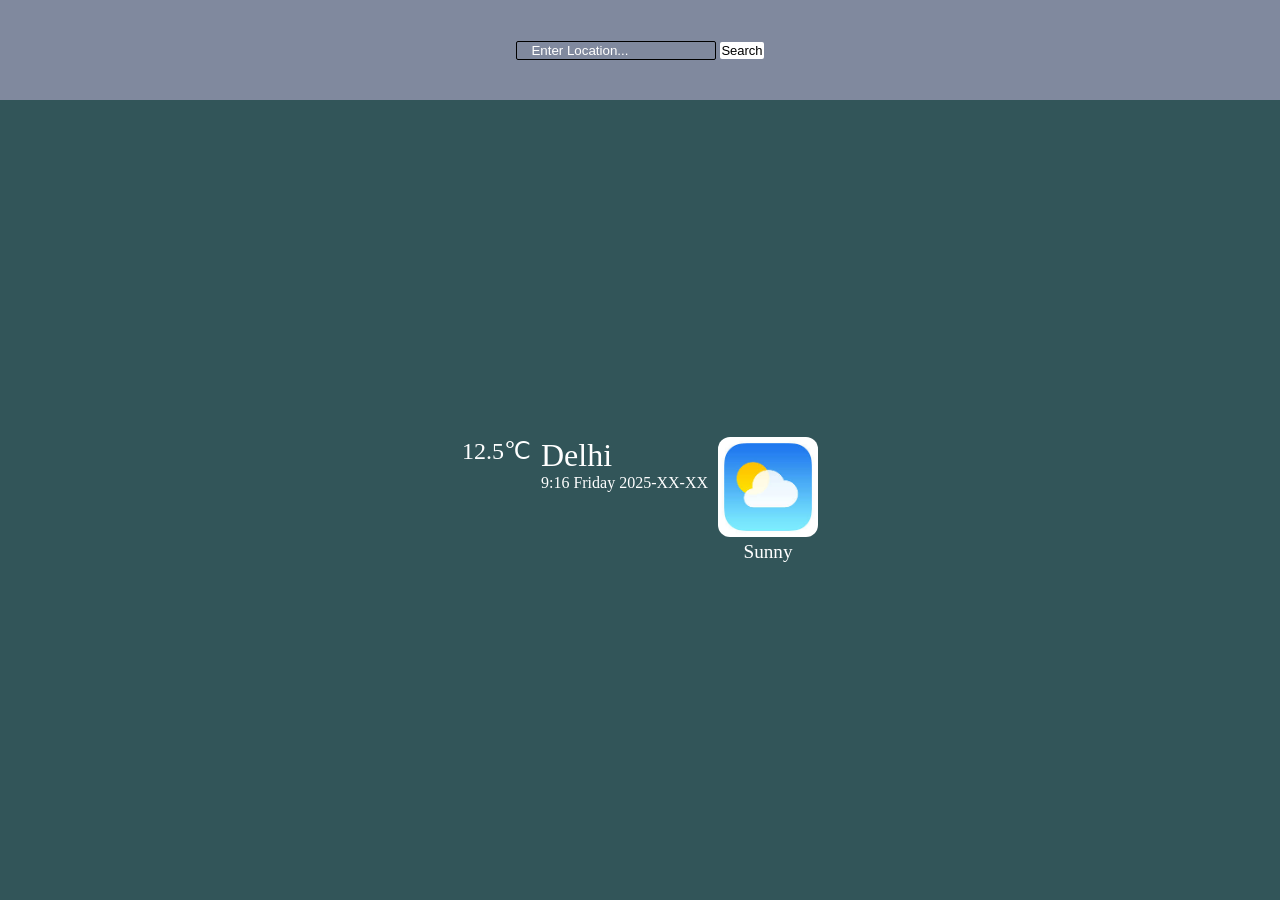
<file: index.html>
<!DOCTYPE html>
<html lang="en">

<head>
    <meta charset="UTF-8">
    <meta name="viewport" content="width=device-width, initial-scale=1.0">
    <title>Document</title>
    <link rel="stylesheet" href="./style.css">
</head>

<body>

    <header>
        <div class="input-container">
            <input type="text" placeholder="Enter Location..." class="Search-Bar">
            <button class="btn">Search</button>
        </div>
    </header>
    <main>
        <div class="weather">
            <div class="temp">12.5℃</div>
            <div>
                <div class="city">
                    Delhi
                </div>
                <div class="date-time">
                    <span class="time">9:16</span>
                    <span class="day">Friday</span>
                    <span class="date">2025-XX-XX</span>
                </div>
            </div>
            <div class="weather-status">
                <div class="icon">
                    <img src="./download.jpg" alt="" class="weather-image">
                </div>
                <div class="weather-condition">Sunny</div>
            </div>
        </div>
    </main>
    <script src="./script.js"></script>
</body>

</html>
</file>
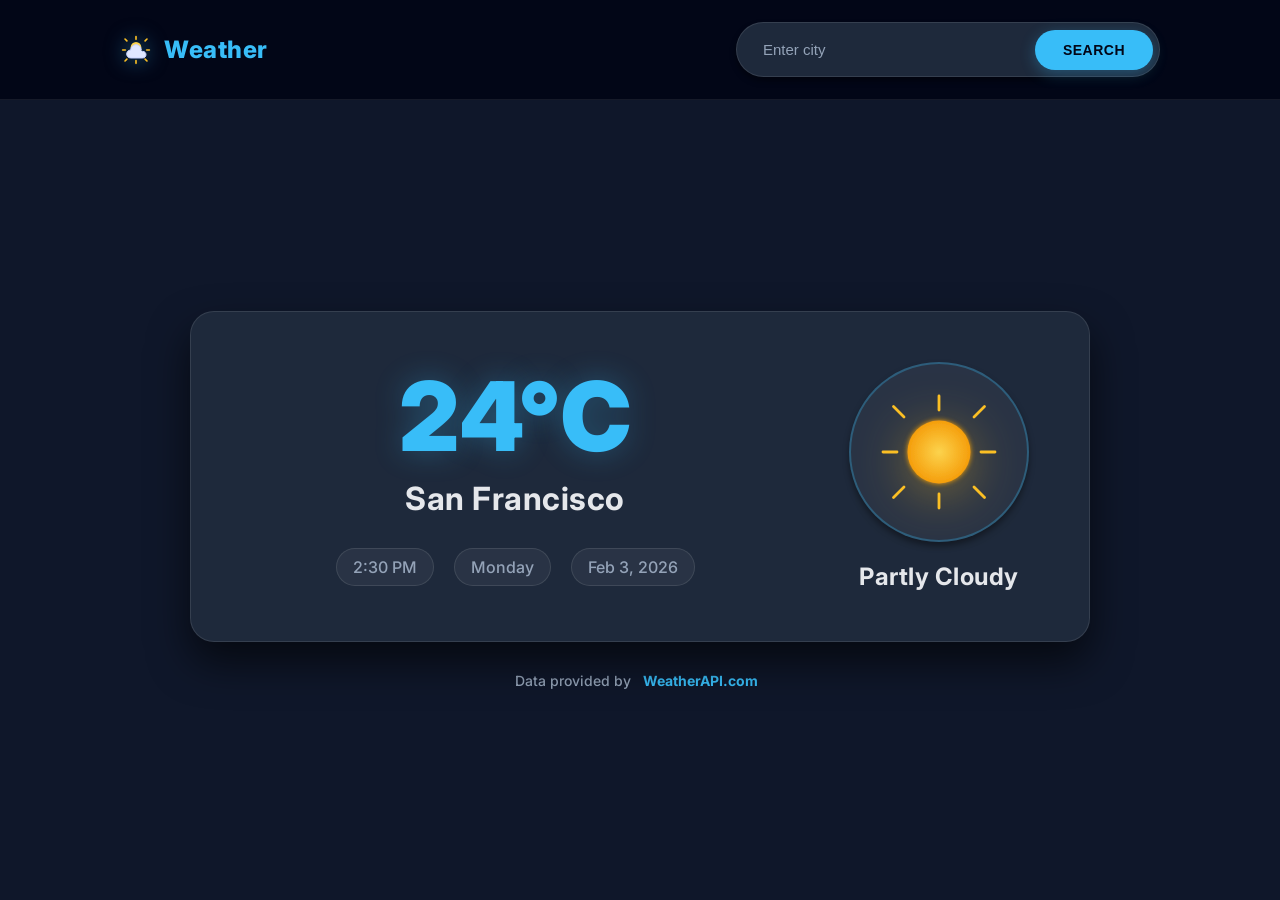
<file: Weather App/index.html>
<!DOCTYPE html>
<html lang="en">

<head>
    <meta charset="UTF-8" />
    <meta name="viewport" content="width=device-width, initial-scale=1.0" />
    <title>Weather — Live</title>

    <!-- Google font -->
    <link href="https://fonts.googleapis.com/css2?family=Inter:wght@300;400;600;800&display=swap" rel="stylesheet">

    <link rel="stylesheet" href="./style.css">
</head>

<body>
    <header>
        <div class="container">
            <div class="brand">
                <!-- Modern Weather Logo: Sun behind Cloud -->
                <svg width="32" height="32" viewBox="0 0 48 48" fill="none" xmlns="http://www.w3.org/2000/svg">
                    <!-- Sun rays -->
                    <g class="logo-sun-rays">
                        <path d="M24 8V4" stroke="#FBBF24" stroke-width="2.5" stroke-linecap="round" />
                        <path d="M24 44V40" stroke="#FBBF24" stroke-width="2.5" stroke-linecap="round" />
                        <path d="M40 24H44" stroke="#FBBF24" stroke-width="2.5" stroke-linecap="round" />
                        <path d="M4 24H8" stroke="#FBBF24" stroke-width="2.5" stroke-linecap="round" />
                        <path d="M37.66 10.34L40.48 7.52" stroke="#FBBF24" stroke-width="2.5" stroke-linecap="round" />
                        <path d="M7.52 40.48L10.34 37.66" stroke="#FBBF24" stroke-width="2.5" stroke-linecap="round" />
                        <path d="M37.66 37.66L40.48 40.48" stroke="#FBBF24" stroke-width="2.5" stroke-linecap="round" />
                        <path d="M7.52 7.52L10.34 10.34" stroke="#FBBF24" stroke-width="2.5" stroke-linecap="round" />
                    </g>
                    <!-- Sun circle -->
                    <circle cx="24" cy="20" r="8" fill="#FCD34D" />
                    <!-- Cloud -->
                    <path
                        d="M34 26C34 26 34 26 34 26C36.7614 26 39 28.2386 39 31C39 33.7614 36.7614 36 34 36H16C12.6863 36 10 33.3137 10 30C10 26.6863 12.6863 24 16 24C16 24 16 24 16 24C16 19.5817 19.5817 16 24 16C28.4183 16 32 19.5817 32 24C32 24.3453 31.9827 24.6863 31.9489 25.0223C32.6149 25.3375 33.2011 25.7678 33.6841 26.2891C33.7921 26.1949 33.8929 26.0955 34 26Z"
                        fill="#E0E7FF" />
                    <path
                        d="M34 26C34 26 34 26 34 26C36.7614 26 39 28.2386 39 31C39 33.7614 36.7614 36 34 36H16C12.6863 36 10 33.3137 10 30C10 26.6863 12.6863 24 16 24C16 24 16 24 16 24C16 19.5817 19.5817 16 24 16C28.4183 16 32 19.5817 32 24"
                        stroke="#C7D2FE" stroke-width="1.5" stroke-linecap="round" />
                </svg>
                <span class="title">Weather</span>
            </div>

            <div class="input-container">
                <input type="text" placeholder="Enter city" class="Search-Bar" />
                <button class="btn">Search</button>
            </div>
        </div>
    </header>

    <main>
        <!-- Error notification -->
        <div id="error-notification" class="error-notification hidden">
            <svg width="24" height="24" viewBox="0 0 24 24" fill="none" xmlns="http://www.w3.org/2000/svg">
                <circle cx="12" cy="12" r="10" stroke="#EF4444" stroke-width="2" />
                <path d="M12 8V12" stroke="#EF4444" stroke-width="2" stroke-linecap="round" />
                <circle cx="12" cy="16" r="1" fill="#EF4444" />
            </svg>
            <div class="error-content">
                <div class="error-title">Location Not Found</div>
                <div class="error-message">Please enter a valid city name or location.</div>
            </div>
            <button class="error-close"
                onclick="document.getElementById('error-notification').classList.add('hidden')">×</button>
        </div>

        <section class="card">
            <div class="left">
                <div id="temp" class="temperature">24°C</div>
                <div id="city" class="city">San Francisco</div>

                <div class="meta">
                    <span id="time">2:30 PM</span>
                    <span id="day">Monday</span>
                    <span id="date">Feb 3, 2026</span>
                </div>
            </div>

            <div class="right">
                <div class="icon-wrap">
                    <!-- Animated SVG Sun Icon -->
                    <svg class="weather-icon" viewBox="0 0 200 200" xmlns="http://www.w3.org/2000/svg">
                        <!-- Sun rays (outer) -->
                        <g class="sun-rays">
                            <line x1="100" y1="20" x2="100" y2="40" stroke="#FBBF24" stroke-width="4"
                                stroke-linecap="round" />
                            <line x1="100" y1="160" x2="100" y2="180" stroke="#FBBF24" stroke-width="4"
                                stroke-linecap="round" />
                            <line x1="20" y1="100" x2="40" y2="100" stroke="#FBBF24" stroke-width="4"
                                stroke-linecap="round" />
                            <line x1="160" y1="100" x2="180" y2="100" stroke="#FBBF24" stroke-width="4"
                                stroke-linecap="round" />
                            <line x1="35" y1="35" x2="50" y2="50" stroke="#FBBF24" stroke-width="4"
                                stroke-linecap="round" />
                            <line x1="150" y1="150" x2="165" y2="165" stroke="#FBBF24" stroke-width="4"
                                stroke-linecap="round" />
                            <line x1="165" y1="35" x2="150" y2="50" stroke="#FBBF24" stroke-width="4"
                                stroke-linecap="round" />
                            <line x1="50" y1="150" x2="35" y2="165" stroke="#FBBF24" stroke-width="4"
                                stroke-linecap="round" />
                        </g>

                        <!-- Sun circle with gradient -->
                        <defs>
                            <radialGradient id="sunGradient" cx="50%" cy="50%">
                                <stop offset="0%" style="stop-color:#FCD34D;stop-opacity:1" />
                                <stop offset="100%" style="stop-color:#F59E0B;stop-opacity:1" />
                            </radialGradient>
                            <filter id="glow">
                                <feGaussianBlur stdDeviation="4" result="coloredBlur" />
                                <feMerge>
                                    <feMergeNode in="coloredBlur" />
                                    <feMergeNode in="SourceGraphic" />
                                </feMerge>
                            </filter>
                        </defs>

                        <circle cx="100" cy="100" r="45" fill="url(#sunGradient)" filter="url(#glow)" />
                    </svg>
                </div>
                <div id="weather-condition" class="condition">Partly Cloudy</div>
            </div>
        </section>

        <div class="attribution">
            Data provided by <a href="https://www.weatherapi.com/" target="_blank" rel="noopener">WeatherAPI.com</a>
        </div>
    </main>

    <script src="./script.js"></script>
</body>

</html>
</file>
<file: style.css>
*{
    box-sizing: border-box;
}
body{
    padding: 0;
    margin:0;
}

header{
    display: flex;
    background-color:#80899e;
    height: 100px;
    align-items: center;
    justify-content: center;
    align-items: center;
}
main{
    display: flex;
    justify-content: center;
    align-items: center;
    background-color: #325559;
    height: calc(100vh - 100px);
    color: white;
}

.weather{
    display: flex;
    gap: 10px;
} 
.weather-image{
    border-radius: 12px;
    height:100px
}

.city{
    font-size: xx-large;
}
.temp{
    font-size: 24px;
}
.weather-condition{
    text-align: center;
    font-size: larger;
}

.btn{
    background-color: white;
    padding: 1px;
    border: none;
    border-radius: 2px;
    font-size: small;
}

.Search-Bar{
    background-color: #80899e;
    border: 1px solid black;
    border-radius: 2px;
    color: white;
    width: 200px;
} 
.Search-Bar::placeholder{
    color: white;
    padding: 12px;
}
</file>
<file: Weather App/style.css>
:root {
    /* Professional Dark Theme Color Palette */
    --bg-main: #0F172A;
    --bg-header: #020617;
    --bg-card: #1E293B;
    --text-primary: #E5E7EB;
    --text-secondary: #94A3B8;
    --accent-primary: #38BDF8;
    --accent-hover: #0EA5E9;

    /* Shadows */
    --shadow-sm: 0 1px 3px rgba(0, 0, 0, 0.3);
    --shadow-md: 0 4px 6px rgba(0, 0, 0, 0.4);
    --shadow-lg: 0 10px 25px rgba(0, 0, 0, 0.5);
    --shadow-xl: 0 20px 40px rgba(0, 0, 0, 0.6);

    font-family: "Inter", system-ui, -apple-system, "Segoe UI", Roboto, "Helvetica Neue", Arial;
}

* {
    box-sizing: border-box;
    margin: 0;
    padding: 0;
}

html,
body {
    height: 100%;
    margin: 0;
    overflow-x: hidden;
}

body {
    background: var(--bg-main);
    -webkit-font-smoothing: antialiased;
    -moz-osx-font-smoothing: grayscale;
    color: var(--text-primary);
    position: relative;
}

/* Header */
header {
    height: 100px;
    display: flex;
    align-items: center;
    justify-content: center;
    background: var(--bg-header);
    border-bottom: 1px solid rgba(255, 255, 255, 0.08);
    position: relative;
    z-index: 10;
}

header .container {
    width: 100%;
    max-width: 1100px;
    margin: 0 auto;
    display: flex;
    justify-content: space-between;
    align-items: center;
    padding: 0 30px;
}

.brand {
    display: flex;
    gap: 12px;
    align-items: center;
    color: var(--accent-primary);
    font-weight: 800;
    letter-spacing: 0.5px;
    font-size: 24px;
    transition: transform 0.3s ease;
}

.brand:hover {
    transform: scale(1.05);
}

.brand svg {
    filter: drop-shadow(0 0 10px rgba(56, 189, 248, 0.5));
}

.brand .title {
    font-size: 24px;
    color: var(--accent-primary);
}

/* Input Container */
.input-container {
    display: flex;
    gap: 12px;
    align-items: center;
    background: var(--bg-card);
    padding: 6px;
    border-radius: 50px;
    box-shadow: var(--shadow-md);
    border: 1px solid rgba(255, 255, 255, 0.1);
    transition: all 0.3s ease;
}

.input-container:hover {
    transform: translateY(-2px);
    box-shadow: var(--shadow-lg);
    border-color: rgba(56, 189, 248, 0.3);
}

.Search-Bar {
    background: transparent;
    border: none;
    outline: none;
    color: var(--text-primary);
    padding: 12px 20px;
    width: 280px;
    font-size: 15px;
    border-radius: 50px;
    font-weight: 500;
}

.Search-Bar::placeholder {
    color: var(--text-secondary);
}

/* Button */
.btn {
    background: var(--accent-primary);
    color: var(--bg-header);
    padding: 12px 28px;
    border-radius: 50px;
    border: none;
    font-weight: 700;
    cursor: pointer;
    box-shadow: 0 4px 15px rgba(56, 189, 248, 0.3);
    transition: all 0.3s ease;
    text-transform: uppercase;
    letter-spacing: 0.5px;
    font-size: 14px;
}

.btn:hover {
    background: var(--accent-hover);
    transform: translateY(-2px);
    box-shadow: 0 6px 25px rgba(56, 189, 248, 0.5);
}

.btn:active {
    transform: translateY(0px) scale(0.98);
}

/* Main Section */
main {
    min-height: calc(100vh - 100px);
    display: flex;
    flex-direction: column;
    align-items: center;
    justify-content: center;
    padding: 60px 20px;
    position: relative;
    z-index: 1;
}

/* Error Notification */
.error-notification {
    position: fixed;
    top: 120px;
    left: 50%;
    transform: translateX(-50%) translateY(-20px);
    background: linear-gradient(135deg, rgba(239, 68, 68, 0.95), rgba(220, 38, 38, 0.95));
    backdrop-filter: blur(10px);
    border: 1px solid rgba(239, 68, 68, 0.3);
    border-radius: 16px;
    padding: 20px 24px;
    display: flex;
    align-items: center;
    gap: 16px;
    box-shadow: 0 10px 40px rgba(239, 68, 68, 0.4), 0 0 0 1px rgba(255, 255, 255, 0.1);
    z-index: 1000;
    max-width: 500px;
    animation: slideDown 0.4s ease-out forwards;
    transition: all 0.3s ease;
}

.error-notification:hover {
    transform: translateX(-50%) translateY(-22px);
    box-shadow: 0 12px 50px rgba(239, 68, 68, 0.5), 0 0 0 1px rgba(255, 255, 255, 0.15);
}

.error-notification.hidden {
    animation: slideUp 0.4s ease-out forwards;
    pointer-events: none;
}

@keyframes slideDown {
    from {
        opacity: 0;
        transform: translateX(-50%) translateY(-40px);
    }

    to {
        opacity: 1;
        transform: translateX(-50%) translateY(-20px);
    }
}

@keyframes slideUp {
    from {
        opacity: 1;
        transform: translateX(-50%) translateY(-20px);
    }

    to {
        opacity: 0;
        transform: translateX(-50%) translateY(-40px);
    }
}

.error-notification svg {
    flex-shrink: 0;
    filter: drop-shadow(0 2px 8px rgba(239, 68, 68, 0.6));
    animation: pulse 2s ease-in-out infinite;
}

@keyframes pulse {

    0%,
    100% {
        opacity: 1;
        transform: scale(1);
    }

    50% {
        opacity: 0.8;
        transform: scale(1.05);
    }
}

.error-content {
    flex: 1;
    display: flex;
    flex-direction: column;
    gap: 4px;
}

.error-title {
    font-size: 16px;
    font-weight: 700;
    color: #FFF;
    letter-spacing: 0.3px;
}

.error-message {
    font-size: 14px;
    font-weight: 500;
    color: rgba(255, 255, 255, 0.9);
    line-height: 1.4;
}

.error-close {
    background: rgba(255, 255, 255, 0.2);
    border: 1px solid rgba(255, 255, 255, 0.3);
    color: #FFF;
    width: 28px;
    height: 28px;
    border-radius: 50%;
    display: flex;
    align-items: center;
    justify-content: center;
    cursor: pointer;
    font-size: 24px;
    line-height: 1;
    transition: all 0.3s ease;
    flex-shrink: 0;
    font-weight: 300;
}

.error-close:hover {
    background: rgba(255, 255, 255, 0.3);
    transform: rotate(90deg) scale(1.1);
    box-shadow: 0 4px 12px rgba(0, 0, 0, 0.2);
}

/* Weather Card */
.card {
    width: 100%;
    max-width: 900px;
    display: flex;
    gap: 50px;
    align-items: center;
    justify-content: center;
    background: var(--bg-card);
    border-radius: 24px;
    padding: 50px;
    box-shadow: var(--shadow-xl);
    border: 1px solid rgba(255, 255, 255, 0.1);
    position: relative;
    overflow: hidden;
    transition: all 0.4s ease;
}

.card:hover {
    transform: translateY(-5px);
    box-shadow: 0 25px 50px rgba(0, 0, 0, 0.7);
    border-color: rgba(56, 189, 248, 0.2);
}

/* Left Section - Temperature & Location */
.left {
    display: flex;
    flex-direction: column;
    align-items: center;
    justify-content: center;
    gap: 15px;
    flex: 1;
    text-align: center;
}

.temperature {
    font-size: 96px;
    font-weight: 900;
    color: var(--accent-primary);
    line-height: 1;
    text-shadow: 0 0 30px rgba(56, 189, 248, 0.3);
    transition: all 0.3s ease;
}

.temperature:hover {
    transform: scale(1.05);
}

.city {
    font-size: 32px;
    color: var(--text-primary);
    font-weight: 700;
    letter-spacing: 0.5px;
}

/* Meta Information */
.meta {
    margin-top: 15px;
    display: flex;
    gap: 20px;
    color: var(--text-secondary);
    font-size: 16px;
    font-weight: 500;
    justify-content: center;
    flex-wrap: wrap;
}

.meta span {
    background: rgba(255, 255, 255, 0.05);
    padding: 8px 16px;
    border-radius: 20px;
    border: 1px solid rgba(255, 255, 255, 0.1);
    transition: all 0.3s ease;
}

.meta span:hover {
    background: rgba(56, 189, 248, 0.1);
    border-color: rgba(56, 189, 248, 0.3);
    transform: translateY(-2px);
}

/* Right Section - Weather Icon */
.right {
    display: flex;
    flex-direction: column;
    align-items: center;
    justify-content: center;
    gap: 20px;
    min-width: 200px;
}

.icon-wrap {
    width: 180px;
    height: 180px;
    border-radius: 50%;
    display: flex;
    align-items: center;
    justify-content: center;
    background: rgba(255, 255, 255, 0.05);
    border: 2px solid rgba(56, 189, 248, 0.3);
    transition: all 0.5s ease;
    box-shadow: var(--shadow-md);
    position: relative;
}

.icon-wrap::before {
    content: '';
    position: absolute;
    top: -5px;
    left: -5px;
    right: -5px;
    bottom: -5px;
    border-radius: 50%;
    background: var(--accent-primary);
    z-index: -1;
    opacity: 0;
    transition: opacity 0.5s ease;
}

.icon-wrap:hover::before {
    opacity: 0.2;
}

.icon-wrap:hover {
    transform: translateY(-10px) scale(1.1);
    box-shadow: 0 20px 60px rgba(56, 189, 248, 0.3);
    border-color: var(--accent-primary);
}

.weather-icon {
    width: 140px;
    height: 140px;
    filter: drop-shadow(0 10px 25px rgba(251, 191, 36, 0.4));
    transition: all 0.5s ease;
}

.weather-icon .sun-rays {
    transform-origin: 100px 100px;
    animation: rotateSun 20s linear infinite;
}

@keyframes rotateSun {
    from {
        transform: rotate(0deg);
    }

    to {
        transform: rotate(360deg);
    }
}

.icon-wrap:hover .weather-icon {
    transform: scale(1.1);
    filter: drop-shadow(0 15px 35px rgba(251, 191, 36, 0.6));
}

.icon-wrap:hover .weather-icon .sun-rays {
    animation-duration: 10s;
}

.condition {
    color: var(--text-primary);
    font-weight: 700;
    text-align: center;
    font-size: 24px;
    letter-spacing: 0.5px;
}

/* Attribution */
.attribution {
    margin-top: 30px;
    text-align: center;
    color: var(--text-secondary);
    font-size: 14px;
    font-weight: 500;
}

.attribution a {
    color: var(--accent-primary);
    text-decoration: none;
    font-weight: 700;
    transition: all 0.3s ease;
    padding: 2px 8px;
    border-radius: 5px;
}

.attribution a:hover {
    background: rgba(56, 189, 248, 0.1);
    color: var(--accent-hover);
}

/* Responsive Design */
@media (max-width: 768px) {
    .card {
        flex-direction: column;
        align-items: center;
        gap: 40px;
        padding: 40px 30px;
    }

    .left {
        align-items: center;
        text-align: center;
    }

    .temperature {
        font-size: 72px;
    }

    .city {
        font-size: 24px;
    }

    .meta {
        justify-content: center;
        gap: 10px;
    }

    .meta span {
        font-size: 14px;
        padding: 6px 12px;
    }

    .input-container {
        width: 100%;
        max-width: 400px;
        flex-direction: column;
        padding: 10px;
    }

    .Search-Bar {
        width: 100%;
        text-align: center;
    }

    .btn {
        width: 100%;
    }

    header .container {
        flex-direction: column;
        gap: 20px;
        padding: 20px;
    }

    header {
        height: auto;
        padding: 20px 0;
    }

    .icon-wrap {
        width: 150px;
        height: 150px;
    }

    .weather-icon {
        width: 110px;
        height: 110px;
    }

    .condition {
        font-size: 20px;
    }

    .error-notification {
        max-width: 90%;
        padding: 16px 20px;
        top: 100px;
    }

    .error-title {
        font-size: 15px;
    }

    .error-message {
        font-size: 13px;
    }
}

@media (max-width: 480px) {
    .temperature {
        font-size: 56px;
    }

    .city {
        font-size: 20px;
    }

    .brand .title {
        font-size: 20px;
    }
}
</file>
